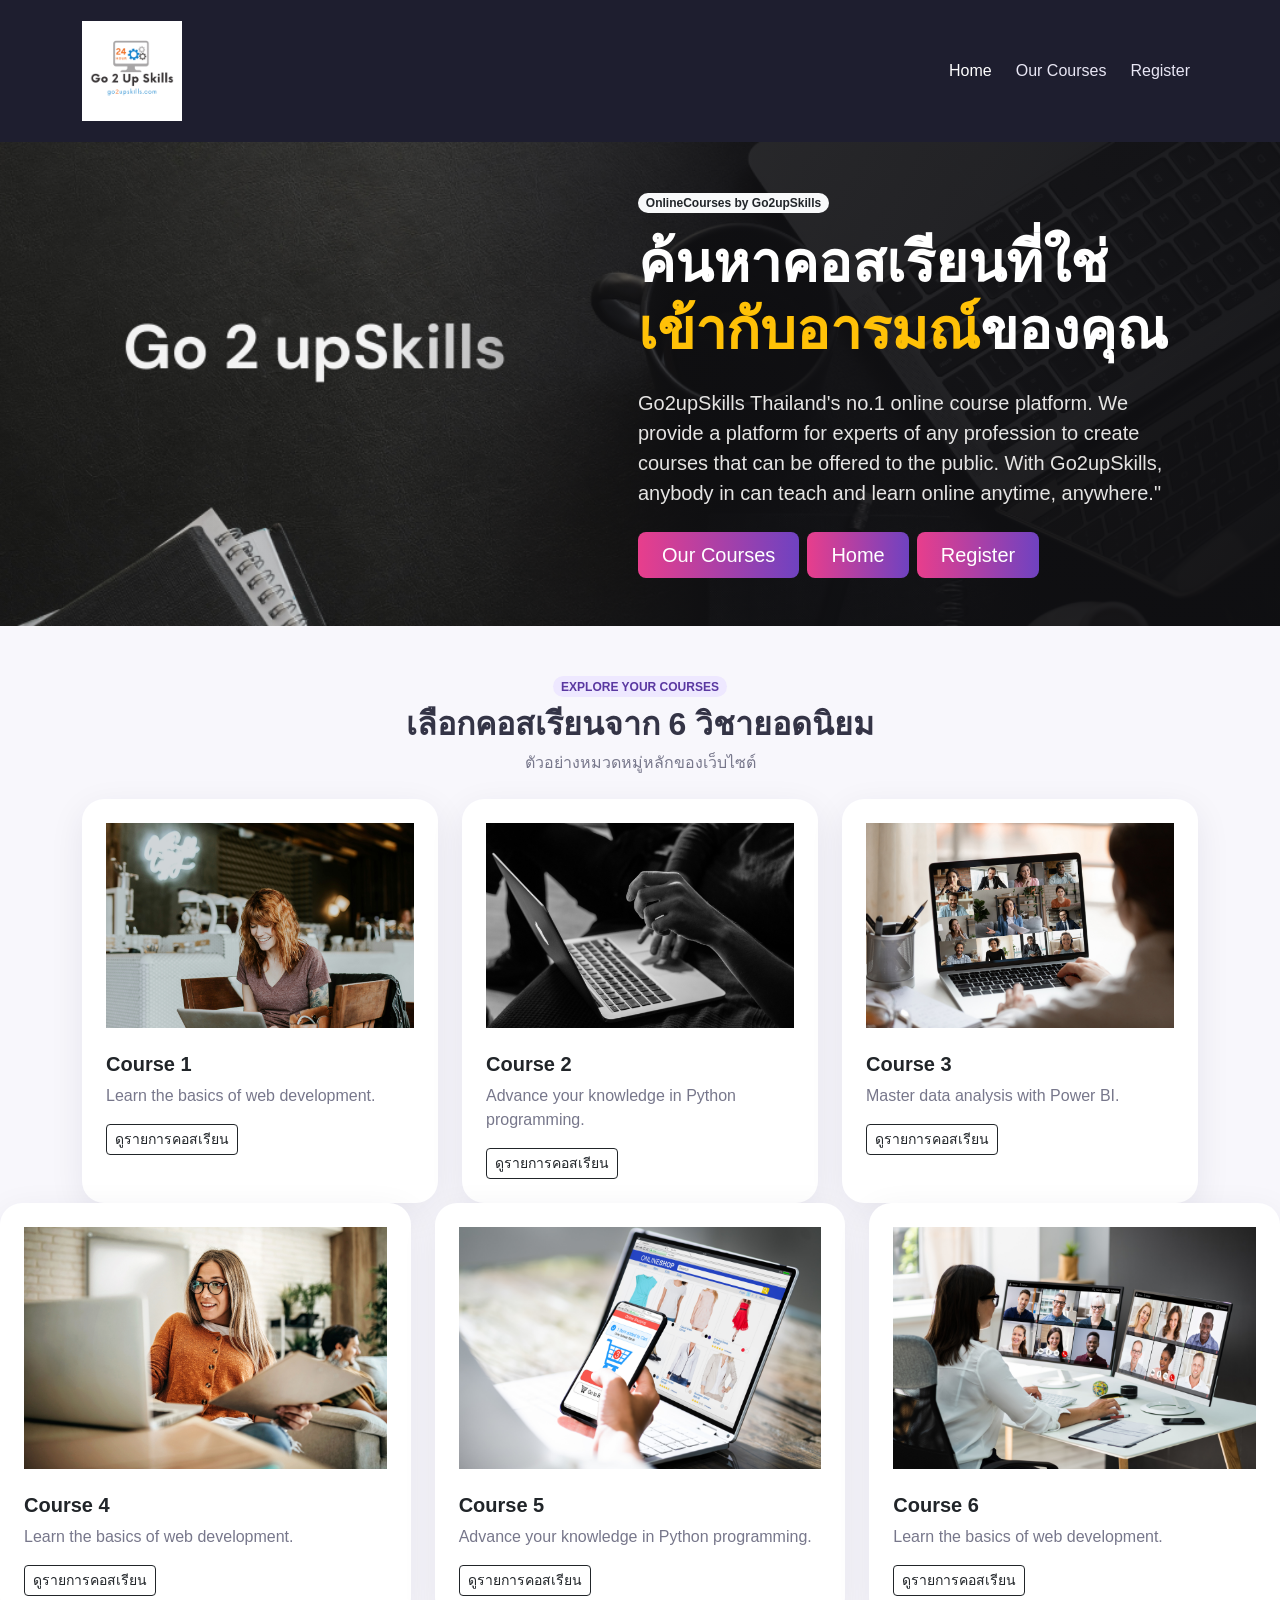
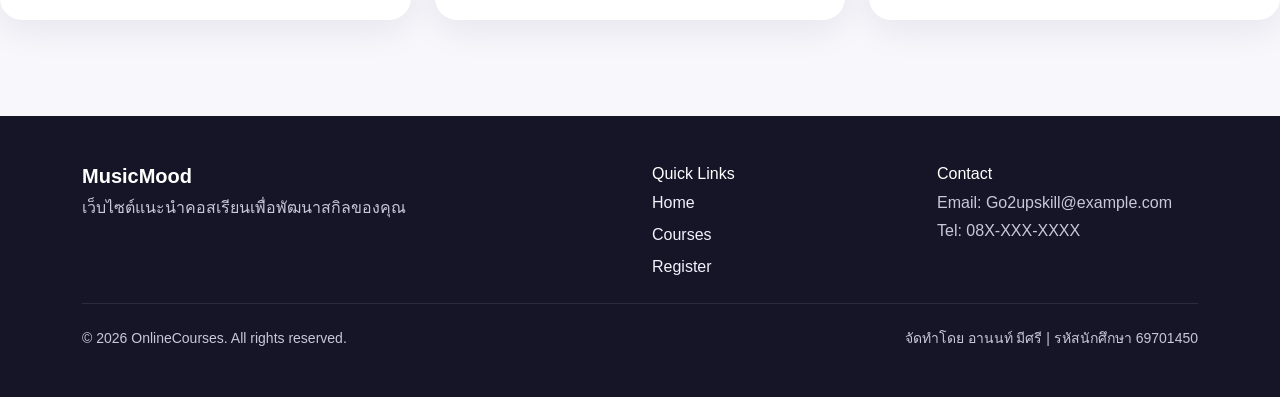
<file: final_69701450/index.html>
<!doctype html>
<html lang="th">
<head><meta charset="utf-8">
<meta name="viewport" content="width=device-width, initial-scale=1">
<title>Home | Go2upSkills</title>
<link href="https://cdn.jsdelivr.net/npm/bootstrap@5.3.3/dist/css/bootstrap.min.css" rel="stylesheet">
<link rel="stylesheet" href="css/style.css">
</head>
<body>

<nav class="navbar navbar-expand-lg navbar-dark sticky-top">
  <div class="container py-2">
    <a class="navbar-brand d-flex align-items-center gap-2" href="index.html" data-route="index.html">
      <img src="images/logo1.png" alt="MusicMood" height="100">
    </a>
    <button class="navbar-toggler" type="button" data-bs-toggle="collapse" data-bs-target="#mainNav">
      <span class="navbar-toggler-icon"></span>
    </button>
    <div class="collapse navbar-collapse" id="mainNav">
      <ul class="navbar-nav ms-auto align-items-lg-center gap-lg-2">
        <li class="nav-item"><a class="nav-link active" href="index.html" data-route="index.html">Home</a></li>
        <li class="nav-item"><a class="nav-link " href="services.html" data-route="services.html">Our Courses</a></li>
        <li class="nav-item"><a class="nav-link " href="contact.html" data-route="contact.html">Register</a></li>
      </ul>
    </div>
  </div>
</nav>


<header class="hero-banner">
 <img class="hero-banner-image" src="images/banner.png" alt="Go 2 upSkills บนพื้นหลังโต๊ะทำงาน">
 <div class="container">
  <div class="hero-banner-content">
   <span class="badge rounded-pill text-bg-light text-dark mb-3">OnlineCourses by Go2upSkills</span>
   <h1 class="display-4 fw-bold">ค้นหาคอสเรียนที่ใช่<br><span class="text-warning">เข้ากับอารมณ์</span>ของคุณ</h1>
   <p class="lead my-4">Go2upSkills Thailand's no.1 online course platform. We provide a platform for experts of any profession to create courses that can be offered to the public. With Go2upSkills, anybody in can teach and learn online anytime, anywhere."</p>
   <div class="d-flex flex-wrap gap-2">
    <a class="btn btn-mood btn-lg px-4" href="services.html" data-route="services.html">Our Courses</a>
    <a class="btn btn-mood btn-lg px-4" href="index.html" data-route="index.html">Home</a>
    <a class="btn btn-mood btn-lg px-4" href="contact.html" data-route="contact.html">Register</a>
   </div>
  </div>
 </div>
</header>

<main>
<section class="py-5">
 <div class="container">
  <div class="text-center mb-4">
   <span class="badge badge-soft rounded-pill mb-2">EXPLORE YOUR COURSES</span>
   <h2 class="section-title">เลือกคอสเรียนจาก 6 วิชายอดนิยม</h2>
   <p class="section-sub">ตัวอย่างหมวดหมู่หลักของเว็บไซต์</p>
  </div>
  <div class="row g-4">
   <div class="col-md-4">
    <div class="card card-hover h-100 stat-card">
     <div class="card-body p-4">
     <img src="images/c1.png" alt="Course 1" class="mb-4" width="100%">
      <h5 class="fw-bold">Course 1</h5>
      <p class="section-sub">Learn the basics of web development.</p>
      <a class="btn btn-sm btn-outline-dark" href="services.html#chill">ดูรายการคอสเรียน</a>
    
     </div>
    </div>
   </div>
   <div class="col-md-4">
    <div class="card card-hover h-100 stat-card">
     <div class="card-body p-4">
      <img src="images/c2.png" alt="Course 2" class="mb-4" width="100%">
      <h5 class="fw-bold">Course 2</h5>
      <p class="section-sub">Advance your knowledge in Python programming.</p>
      <a class="btn btn-sm btn-outline-dark" href="services.html#focus">ดูรายการคอสเรียน</a>

     </div>
    </div>
   </div>
   <div class="col-md-4">
    <div class="card card-hover h-100 stat-card">
     <div class="card-body p-4">
      <img src="images/c3.png" alt="Course 3" class="mb-4" width="100%">
      <h5 class="fw-bold">Course 3</h5>
      <p class="section-sub">Master data analysis with Power BI.</p>
      <a class="btn btn-sm btn-outline-dark" href="services.html#energy">ดูรายการคอสเรียน</a>
     </div>
    </div>
   </div>
  </div>
 </div>

 <div class="row g-4">
   <div class="col-md-4">
    <div class="card card-hover h-100 stat-card">
     <div class="card-body p-4">
     <img src="images/c4.png" alt="Course 4" class="mb-4" width="100%">
      <h5 class="fw-bold">Course 4</h5>
      <p class="section-sub">Learn the basics of web development.</p>
      <a class="btn btn-sm btn-outline-dark" href="services.html#chill">ดูรายการคอสเรียน</a>
    
     </div>
    </div>
   </div>
   <div class="col-md-4">
    <div class="card card-hover h-100 stat-card">
     <div class="card-body p-4">
      <img src="images/c5.png" alt="Course 5" class="mb-4" width="100%">
      <h5 class="fw-bold">Course 5</h5>
      <p class="section-sub">Advance your knowledge in Python programming.</p>
      <a class="btn btn-sm btn-outline-dark" href="services.html#focus">ดูรายการคอสเรียน</a>
      


     </div>
    </div>
   </div>
   <div class="col-md-4">
    <div class="card card-hover h-100 stat-card">
     <div class="card-body p-4">
      <img src="images/c6.png" alt="Course 6" class="mb-4" width="100%">
      <h5 class="fw-bold">Course 6</h5>
      <p class="section-sub">Learn the basics of web development.</p>
      <a class="btn btn-sm btn-outline-dark" href="services.html#chill">ดูรายการคอสเรียน</a>
    
     </div>
    </div>
   </div>
  </div>
 </div>
</section>


<footer class="mt-5">
  <div class="container py-5">
    <div class="row g-4">
      <div class="col-lg-6">
        <h5 class="fw-bold text-white">MusicMood</h5>
        <p class="mb-0">เว็บไซต์แนะนำคอสเรียนเพื่อพัฒนาสกิลของคุณ</p>
      </div>
      <div class="col-lg-3">
        <h6 class="text-white">Quick Links</h6>
        <a class="d-block mb-2" href="index.html">Home</a>
        <a class="d-block mb-2" href="services.html">Courses</a>
        <a class="d-block" href="contact.html">Register</a>
      </div>
      <div class="col-lg-3">
        <h6 class="text-white">Contact</h6>
        <p class="mb-1">Email: Go2upskill@example.com</p>
        <p class="mb-0">Tel: 08X-XXX-XXXX</p>
      </div>
    </div>
    <hr class="border-secondary my-4">
    <div class="d-flex flex-column flex-md-row justify-content-between gap-2 small">
      <span>© 2026 OnlineCourses. All rights reserved. </span>
      <span>จัดทำโดย อานนท์ มีศรี | รหัสนักศึกษา 69701450</span>
    </div>
  </div>
</footer>

<script src="https://cdn.jsdelivr.net/npm/bootstrap@5.3.3/dist/js/bootstrap.bundle.min.js"></script>
<script src="js/script.js"></script>
</body>
</html>
</file>
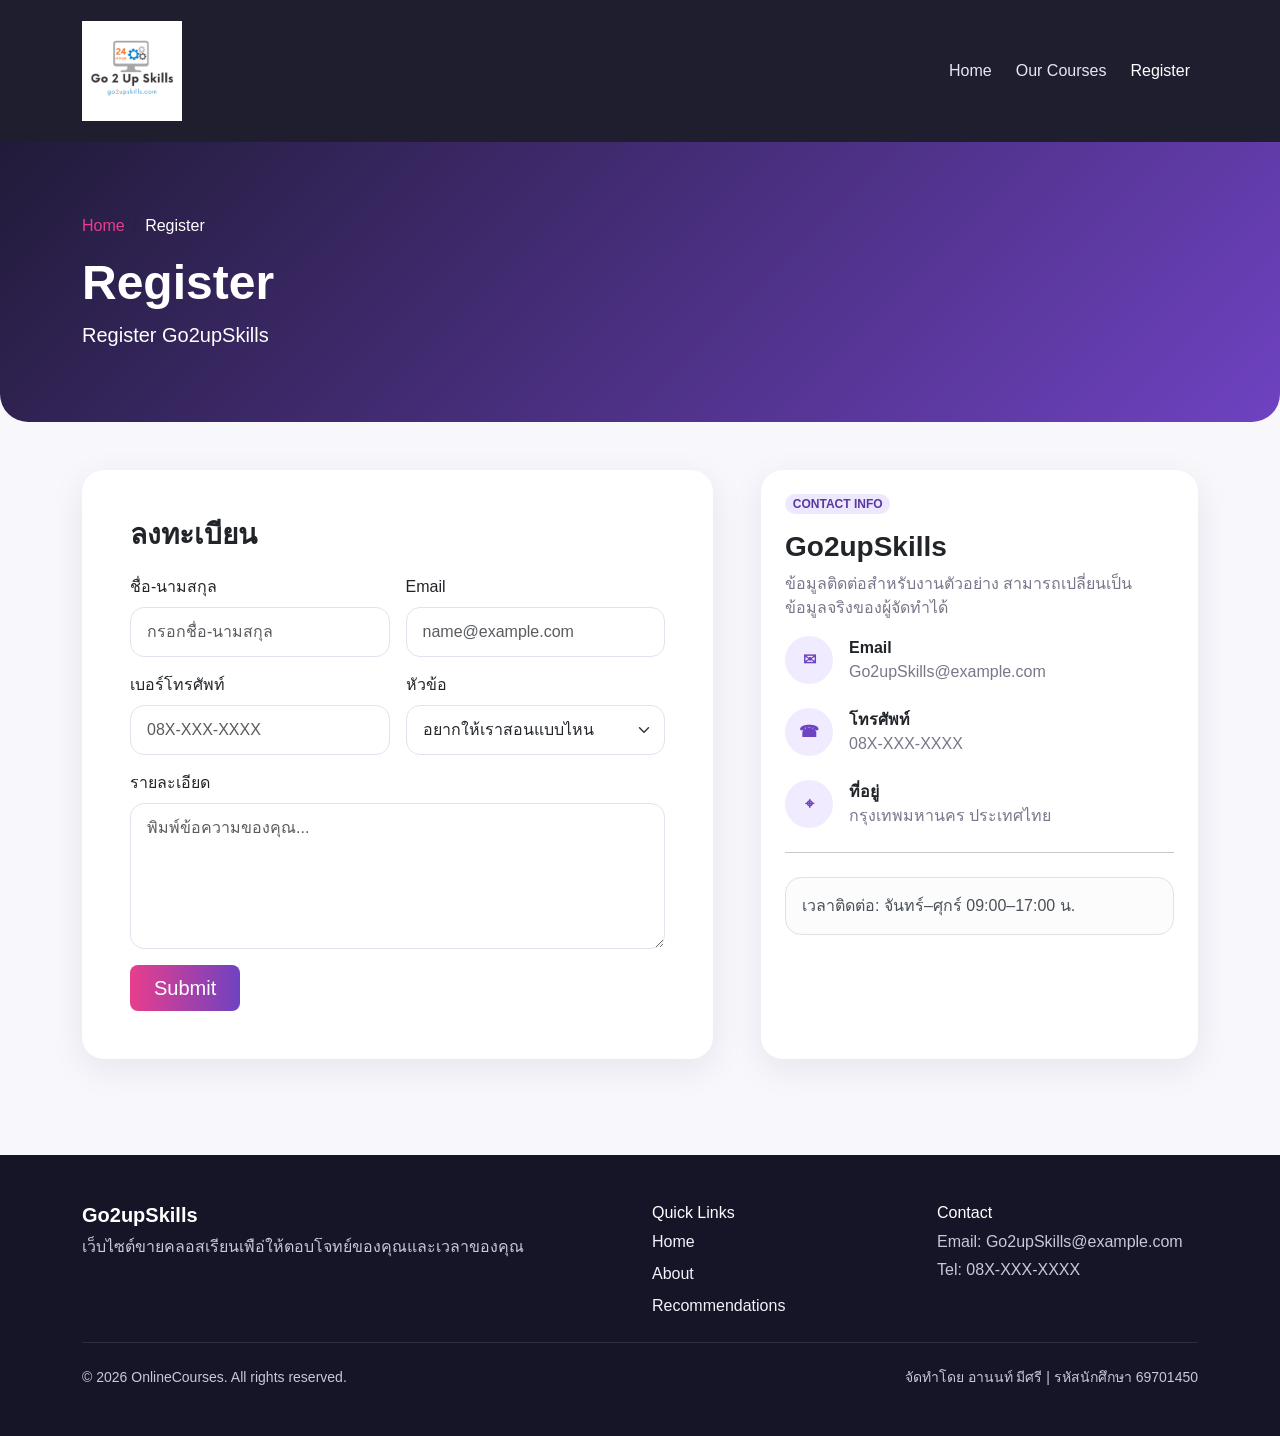
<file: final_69701450/contact.html>
<!doctype html>
<html lang="th">
<head><meta charset="utf-8">
<meta name="viewport" content="width=device-width, initial-scale=1">
<title> Register Go2upSkills</title>
<link href="https://cdn.jsdelivr.net/npm/bootstrap@5.3.3/dist/css/bootstrap.min.css" rel="stylesheet">
<link rel="stylesheet" href="css/style.css">
</head>
<body>

<nav class="navbar navbar-expand-lg navbar-dark sticky-top">
  <div class="container py-2">
    <a class="navbar-brand d-flex align-items-center gap-2" href="index.html" data-route="index.html">
      <img src="images/logo1.png" alt="Go2upskrill" height="100">
    </a>
    <button class="navbar-toggler" type="button" data-bs-toggle="collapse" data-bs-target="#mainNav">
      <span class="navbar-toggler-icon"></span>
    </button>
    <div class="collapse navbar-collapse" id="mainNav">
      <ul class="navbar-nav ms-auto align-items-lg-center gap-lg-2">
        <li class="nav-item"><a class="nav-link " href="index.html" data-route="index.html">Home</a></li>
        <li class="nav-item"><a class="nav-link " href="services.html" data-route="services.html">Our Courses</a></li>
        <li class="nav-item"><a class="nav-link active" href="contact.html" data-route="contact.html">Register</a></li>
      </ul>
    </div>
  </div>
</nav>


<section class="page-hero py-5">
 <div class="container py-4">
  <nav aria-label="breadcrumb"><ol class="breadcrumb">
   <li class="breadcrumb-item"><a href="index.html">Home</a></li><li class="breadcrumb-item active text-white">Register</li>
  </ol></nav>
  <h1 class="display-5 fw-bold">Register</h1>
  <p class="lead mb-0">Register Go2upSkills</p>
 </div>
</section>

<section class="py-5">
 <div class="container">
  <div class="row g-5">
   <div class="col-lg-7">
    <div class="card p-4 p-md-5">
      <h3 class="section-title mb-4">ลงทะเบียน</h3>
      <div id="formAlert" class="alert alert-success d-none rounded-4">ลงทะเบียนเรียบร้อยแล้ว! ขอบคุณที่สมัครเป็นสมาชิกเรา</div>
      <form id="contactForm" novalidate>
        <div class="row g-3">
          <div class="col-md-6"><label class="form-label">ชื่อ-นามสกุล</label><input class="form-control" required placeholder="กรอกชื่อ-นามสกุล"></div>
          <div class="col-md-6"><label class="form-label">Email</label><input type="email" class="form-control" required placeholder="name@example.com"></div>
          <div class="col-md-6"><label class="form-label">เบอร์โทรศัพท์</label><input class="form-control" placeholder="08X-XXX-XXXX"></div>
          <div class="col-md-6"><label class="form-label">หัวข้อ</label><select class="form-select"><option>อยากให้เราสอนแบบไหน</option><option>แจ้งปัญหาเว็บไซต์</option><option>ข้อเสนอแนะ</option></select></div>
          <div class="col-12"><label class="form-label">รายละเอียด</label><textarea class="form-control" rows="5" required placeholder="พิมพ์ข้อความของคุณ..."></textarea></div>
          <div class="col-12"><button class="btn btn-mood btn-lg px-4" type="submit">Submit</button></div>
        </div>
      </form>
    </div>
   </div>
   <div class="col-lg-5">
    <div class="card p-4 h-100">
      <span class="badge badge-soft rounded-pill align-self-start mb-3">CONTACT INFO</span>
      <h3 class="fw-bold">Go2upSkills</h3>
      <p class="section-sub">ข้อมูลติดต่อสำหรับงานตัวอย่าง สามารถเปลี่ยนเป็นข้อมูลจริงของผู้จัดทำได้</p>
      <div class="d-flex gap-3 mb-4"><div class="icon-circle">✉</div><div><strong>Email</strong><div class="section-sub">Go2upSkills@example.com</div></div></div>
      <div class="d-flex gap-3 mb-4"><div class="icon-circle">☎</div><div><strong>โทรศัพท์</strong><div class="section-sub">08X-XXX-XXXX</div></div></div>
      <div class="d-flex gap-3"><div class="icon-circle">⌖</div><div><strong>ที่อยู่</strong><div class="section-sub">กรุงเทพมหานคร ประเทศไทย</div></div></div>
      <hr class="my-4">
      <div class="alert alert-light border rounded-4 mb-0">เวลาติดต่อ: จันทร์–ศุกร์ 09:00–17:00 น.</div>
    </div>
   </div>
  </div>
 </div>
</section>


<footer class="mt-5">
  <div class="container py-5">
    <div class="row g-4">
      <div class="col-lg-6">
        <h5 class="fw-bold text-white">Go2upSkills</h5>
        <p class="mb-0">เว็บไซต์ขายคลอสเรียนเพือ่ให้ตอบโจทย์ของคุณและเวลาของคุณ</p>
      </div>
      <div class="col-lg-3">
        <h6 class="text-white">Quick Links</h6>
        <a class="d-block mb-2" href="index.html">Home</a>
        <a class="d-block mb-2" href="about.html">About</a>
        <a class="d-block" href="services.html">Recommendations</a>
      </div>
      <div class="col-lg-3">
        <h6 class="text-white">Contact</h6>
        <p class="mb-1">Email: Go2upSkills@example.com</p>
        <p class="mb-0">Tel: 08X-XXX-XXXX</p>
      </div>
    </div>
    <hr class="border-secondary my-4">
    <div class="d-flex flex-column flex-md-row justify-content-between gap-2 small">
      <span>© 2026 OnlineCourses. All rights reserved. </span>
      <span>จัดทำโดย อานนท์ มีศรี | รหัสนักศึกษา 69701450</span>
    </div>
  </div>
</footer>

<script src="https://cdn.jsdelivr.net/npm/bootstrap@5.3.3/dist/js/bootstrap.bundle.min.js"></script>
<script src="js/script.js"></script>
</body>
</html>
</file>
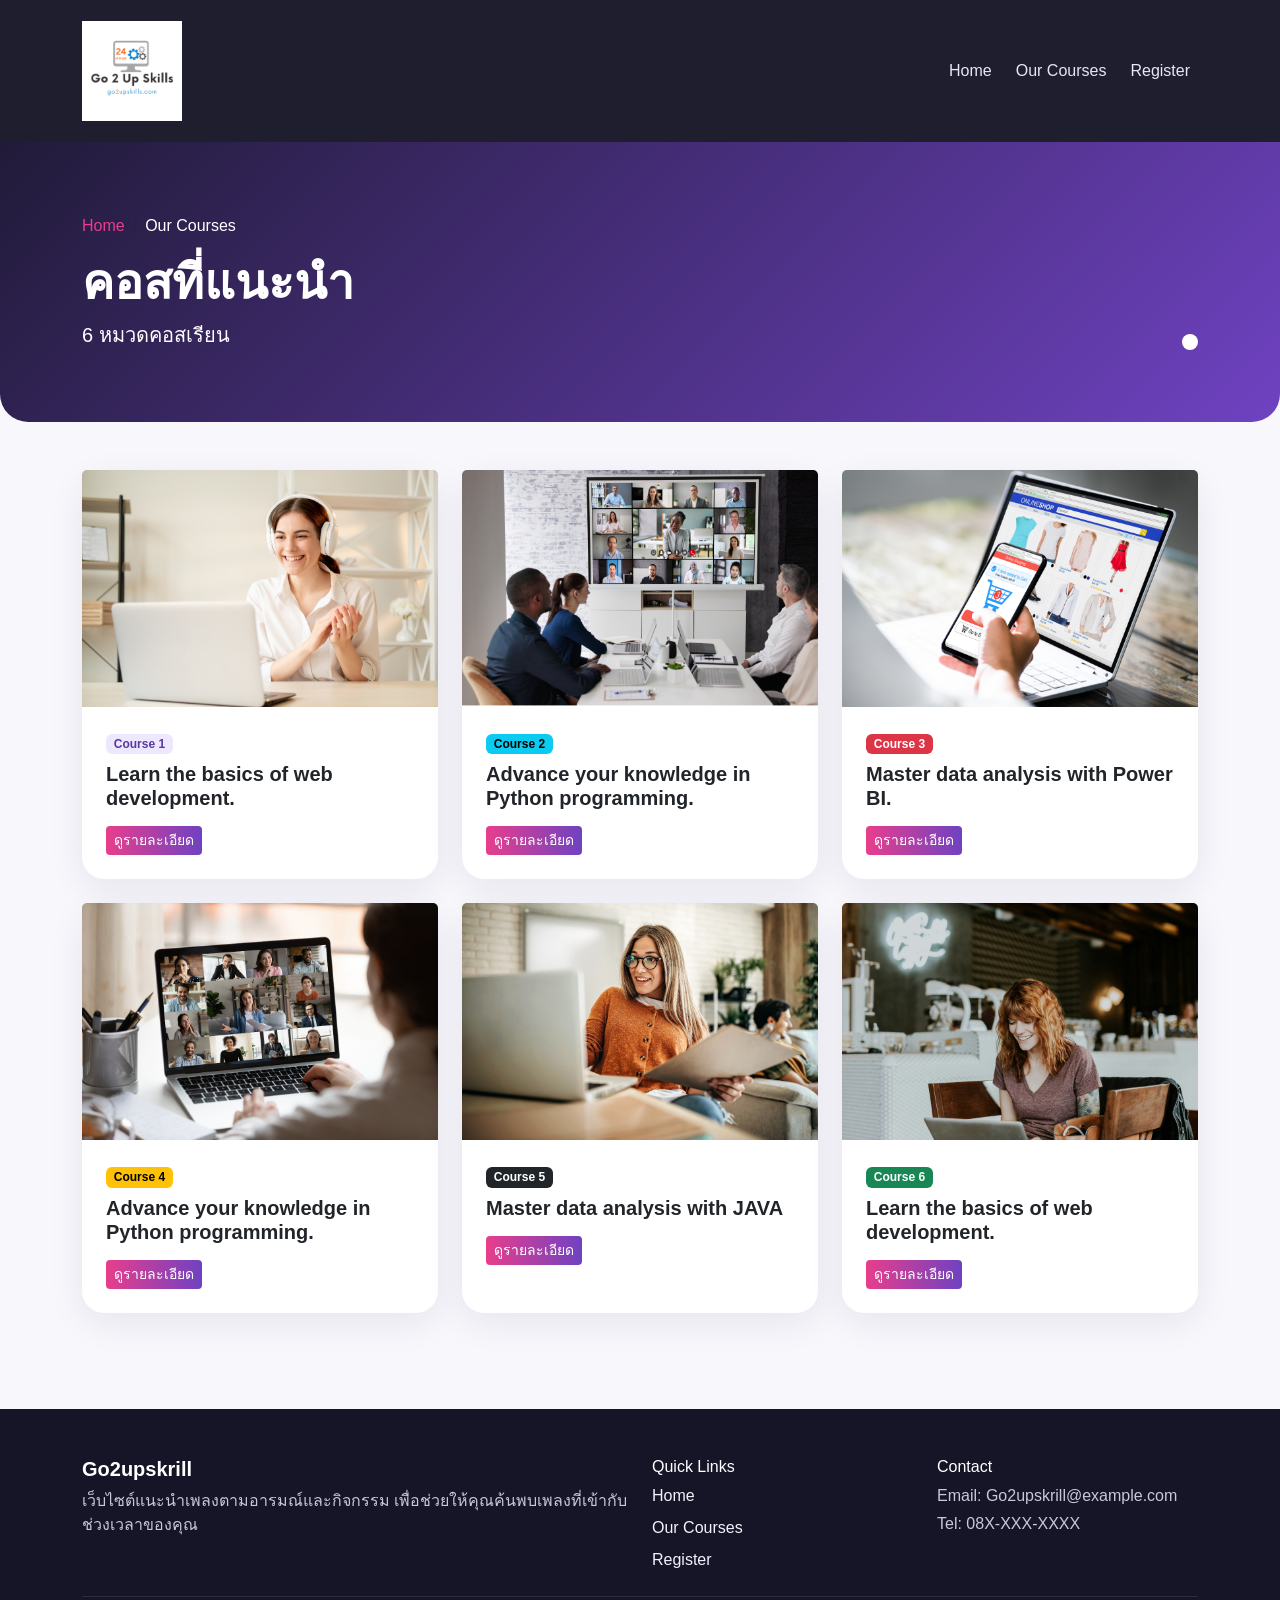
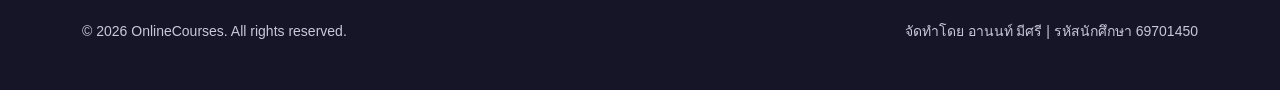
<file: final_69701450/services.html>
<!doctype html>
<html lang="th">
<head><meta charset="utf-8">
<meta name="viewport" content="width=device-width, initial-scale=1">
<title>Our Courses | Go2upskrill</title>
<link href="https://cdn.jsdelivr.net/npm/bootstrap@5.3.3/dist/css/bootstrap.min.css" rel="stylesheet">
<link rel="stylesheet" href="css/style.css">
</head>
<body>

<nav class="navbar navbar-expand-lg navbar-dark sticky-top">
  <div class="container py-2">
    <a class="navbar-brand d-flex align-items-center gap-2" href="index.html" data-route="index.html">
      <img src="images/logo1.png" alt="Go2upskrill" height="100">
    </a>
    <button class="navbar-toggler" type="button" data-bs-toggle="collapse" data-bs-target="#mainNav">
      <span class="navbar-toggler-icon"></span>
    </button>
    <div class="collapse navbar-collapse" id="mainNav">
      <ul class="navbar-nav ms-auto align-items-lg-center gap-lg-2">
        <li class="nav-item"><a class="nav-link " href="index.html" data-route="index.html">Home</a></li>
        <li class="nav-item"><a class="nav-link " href="services.html" data-route="services.html">Our Courses</a></li>
        <li class="nav-item"><a class="nav-link " href="contact.html" data-route="contact.html">Register</a></li>
      </ul>
    </div>
  </div>
</nav>


<section class="page-hero py-5">
 <div class="container py-4">
  <nav aria-label="breadcrumb"><ol class="breadcrumb">
   <li class="breadcrumb-item"><a href="index.html">Home</a></li><li class="breadcrumb-item active text-white">Our Courses</li>
  </ol></nav>
  <div class="d-flex flex-column flex-lg-row justify-content-between gap-3 align-items-lg-end">
   <div><h1 class="display-5 fw-bold">คอสที่แนะนำ</h1><p class="lead mb-0">6 หมวดคอสเรียน</p></div>
   <div class="bg-white rounded-4 p-2">
   </div>
  </div>
 </div>
</section>

<section class="py-5" id="playlist">
 <div class="container">
  <div class="row g-4">
   <div class="col-md-6 col-lg-4 song-col" id="chill"><div class="card card-hover h-100" data-song-card><img src="images/c8.png" class="card-img-top" alt="Chill"><div class="card-body p-4"><span class="badge badge-soft mb-2">Course 1</span><h5 class="fw-bold">Learn the basics of web development.</h5><p class="section-sub"></p><button class="btn btn-sm btn-mood" data-bs-toggle="modal" data-bs-target="#recModal1">ดูรายละเอียด</button></div></div></div>
   <div class="col-md-6 col-lg-4 song-col" id="focus"><div class="card card-hover h-100" data-song-card><img src="images/c7.png" class="card-img-top" alt="Focus"><div class="card-body p-4"><span class="badge text-bg-info mb-2">Course 2</span><h5 class="fw-bold">Advance your knowledge in Python programming.</h5><p class="section-sub"></p><button class="btn btn-sm btn-mood" data-bs-toggle="modal" data-bs-target="#recModal2">ดูรายละเอียด</button></div></div></div>
   <div class="col-md-6 col-lg-4 song-col" id="energy"><div class="card card-hover h-100" data-song-card><img src="images/c5.png" class="card-img-top" alt="Energy"><div class="card-body p-4"><span class="badge text-bg-danger mb-2">Course 3</span><h5 class="fw-bold">Master data analysis with Power BI.</h5><p class="section-sub"></p><button class="btn btn-sm btn-mood" data-bs-toggle="modal" data-bs-target="#recModal3">ดูรายละเอียด</button></div></div></div>
   <div class="col-md-6 col-lg-4 song-col"><div class="card card-hover h-100" data-song-card><img src="images/c3.png" class="card-img-top" alt="Happy"><div class="card-body p-4"><span class="badge text-bg-warning mb-2">Course 4</span><h5 class="fw-bold">Advance your knowledge in Python programming.</h5><p class="section-sub"></p><button class="btn btn-sm btn-mood" data-bs-toggle="modal" data-bs-target="#recModal4">ดูรายละเอียด</button></div></div></div>
   <div class="col-md-6 col-lg-4 song-col"><div class="card card-hover h-100" data-song-card><img src="images/c4.png" class="card-img-top" alt="Night"><div class="card-body p-4"><span class="badge text-bg-dark mb-2">Course 5</span><h5 class="fw-bold">Master data analysis with JAVA</h5><p class="section-sub"></p><button class="btn btn-sm btn-mood" data-bs-toggle="modal" data-bs-target="#recModal5">ดูรายละเอียด</button></div></div></div>
   <div class="col-md-6 col-lg-4 song-col"><div class="card card-hover h-100" data-song-card><img src="images/c1.png" class="card-img-top" alt="Roadtrip"><div class="card-body p-4"><span class="badge text-bg-success mb-2">Course 6</span><h5 class="fw-bold">Learn the basics of web development.</h5><p class="section-sub"></p><button class="btn btn-sm btn-mood" data-bs-toggle="modal" data-bs-target="#recModal6">ดูรายละเอียด</button></div></div></div>
  </div>
 </div>
</section>





<footer class="mt-5">
  <div class="container py-5">
    <div class="row g-4">
      <div class="col-lg-6">
        <h5 class="fw-bold text-white">Go2upskrill</h5>
        <p class="mb-0">เว็บไซต์แนะนำเพลงตามอารมณ์และกิจกรรม เพื่อช่วยให้คุณค้นพบเพลงที่เข้ากับช่วงเวลาของคุณ</p>
      </div>
      <div class="col-lg-3">
        <h6 class="text-white">Quick Links</h6>
        <a class="d-block mb-2" href="index.html">Home</a>
        <a class="d-block mb-2" href="services.html">Our Courses</a>
        <a class="d-block" href="contact.html">Register</a>
      </div>
      <div class="col-lg-3">
        <h6 class="text-white">Contact</h6>
        <p class="mb-1">Email: Go2upskrill@example.com</p>
        <p class="mb-0">Tel: 08X-XXX-XXXX</p>
      </div>
    </div>
    <hr class="border-secondary my-4">
    <div class="d-flex flex-column flex-md-row justify-content-between gap-2 small">
      <span>© 2026 OnlineCourses. All rights reserved. </span>
      <span>จัดทำโดย อานนท์ มีศรี | รหัสนักศึกษา 69701450</span>
    </div>
  </div>
</footer>

<script src="https://cdn.jsdelivr.net/npm/bootstrap@5.3.3/dist/js/bootstrap.bundle.min.js"></script>
<script src="js/script.js"></script>
</body>
</html>
</file>
<file: final_69701450/css/style.css>
:root{
  --mm-dark:#151527;
  --mm-purple:#6f42c1;
  --mm-pink:#e83e8c;
  --mm-soft:#f8f7fc;
  --mm-text:#343446;
  --mm-muted:#77778b;
}
html{scroll-behavior:smooth}
body{
  font-family: "Segoe UI", Tahoma, Arial, sans-serif;
  color:var(--mm-text);
  background:var(--mm-soft);
}
.navbar{
  background:rgba(21,21,39,.96)!important;
  backdrop-filter:blur(10px);
}
.navbar-brand{font-weight:800;letter-spacing:.5px}
.nav-link{color:#e9e7f5!important}
.nav-link:hover,.nav-link.active{color:#fff!important}
.hero-banner{
  position:relative;
  isolation:isolate;
  overflow:hidden;
  min-height:420px;
  display:flex;
  align-items:center;
  padding:3rem 0;
  background:#151518;
  color:#fff;
}
.hero-banner::before{
  content:"";
  position:absolute;
  z-index:-1;
  inset:0;
  background:linear-gradient(90deg,rgba(15,15,18,.05) 30%,rgba(15,15,18,.88) 58%,rgba(15,15,18,.94));
}
.hero-banner-image{
  position:absolute;
  z-index:-2;
  inset:0;
  width:100%;
  height:100%;
  object-fit:cover;
  object-position:left center;
}
.hero-banner .container{position:relative}
.hero-banner-content{max-width:560px;margin-left:auto}
.hero-banner .lead{color:#e5e4e3}
.section-title{font-weight:800}
.section-sub{color:var(--mm-muted)}
.card{
  border:0;border-radius:22px;box-shadow:0 10px 35px rgba(31,25,58,.08);
}
.card-hover{transition:.25s ease}
.card-hover:hover{transform:translateY(-6px);box-shadow:0 18px 40px rgba(31,25,58,.14)}
.cover{
  height:220px;border-radius:18px 18px 0 0;display:flex;align-items:center;justify-content:center;
  color:#fff;font-size:2.6rem;font-weight:800;
}
.badge-soft{background:#eee8ff;color:#5a38a1}
.btn-mood{background:linear-gradient(90deg,var(--mm-pink),var(--mm-purple));border:0;color:#fff}
.btn-mood:hover{color:#fff;filter:brightness(1.06)}
.stat-card{background:#fff}
.icon-circle{
  width:48px;height:48px;border-radius:50%;display:grid;place-items:center;
  background:#f0ebff;color:var(--mm-purple);font-weight:800
}
footer{background:#151527;color:#c9c7d9}
footer a{color:#f3f1fb;text-decoration:none}
footer a:hover{text-decoration:underline}
.page-hero{
  background:linear-gradient(135deg,#211b39,#6f42c1);
  color:#fff;border-radius:0 0 28px 28px;
}
.breadcrumb-item a{text-decoration:none;color:var(--mm-pink)}
.table-theme thead th{background:#211b39;color:#fff;border:0}
.table-theme tbody tr{vertical-align:middle}
.form-control,.form-select{border-radius:14px;padding:.75rem 1rem;border:1px solid #e4e1ee}
.form-control:focus,.form-select:focus{border-color:#9e83dc;box-shadow:0 0 0 .2rem rgba(111,66,193,.12)}
@media(max-width:991.98px){
  .hero-banner{
    min-height:0;
    padding:0 0 2.5rem;
    align-items:flex-end;
  }
  .hero-banner::before{
    background:linear-gradient(180deg,rgba(15,15,18,.02) 0%,rgba(15,15,18,.18) 34%,#151518 58%);
  }
  .hero-banner-image{
    height:auto;
    object-fit:contain;
    object-position:top center;
  }
  .hero-banner-content{max-width:100%;margin:clamp(190px,34vw,300px) 0 0}
}
</file>
